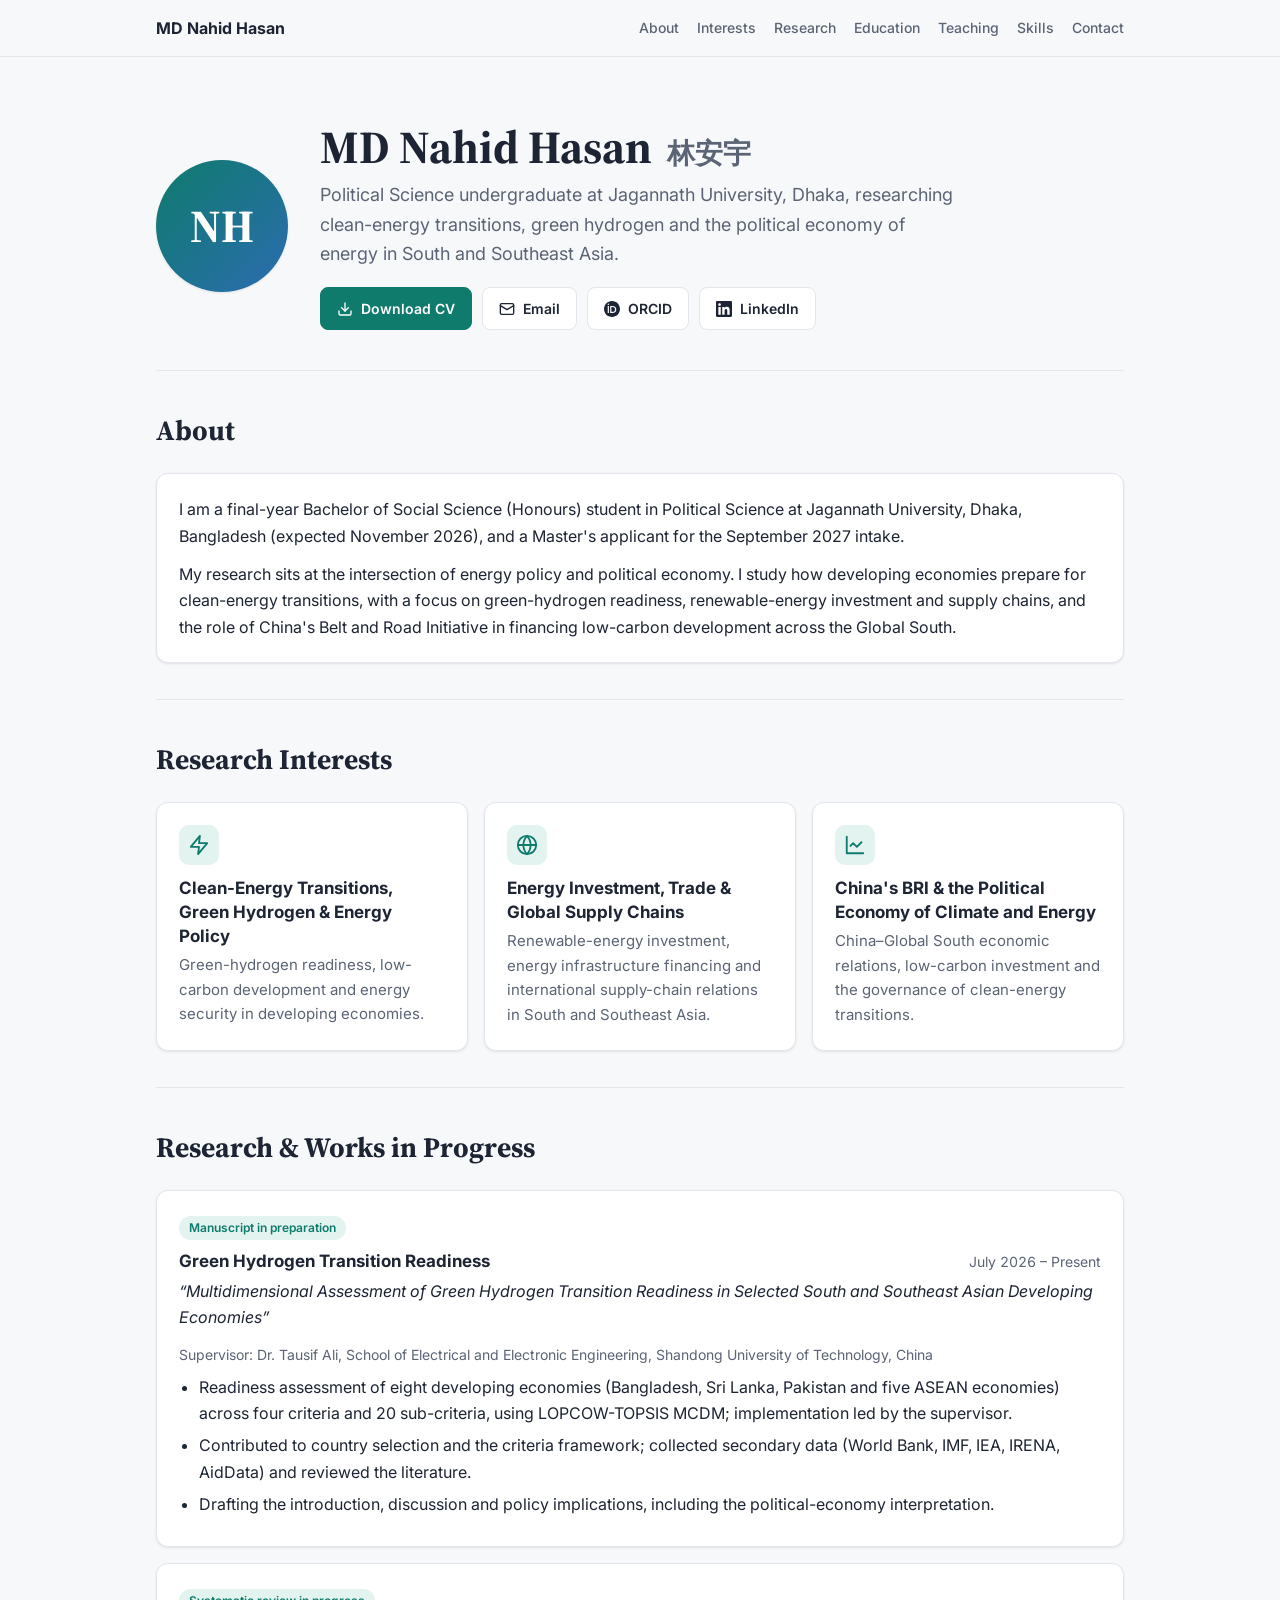
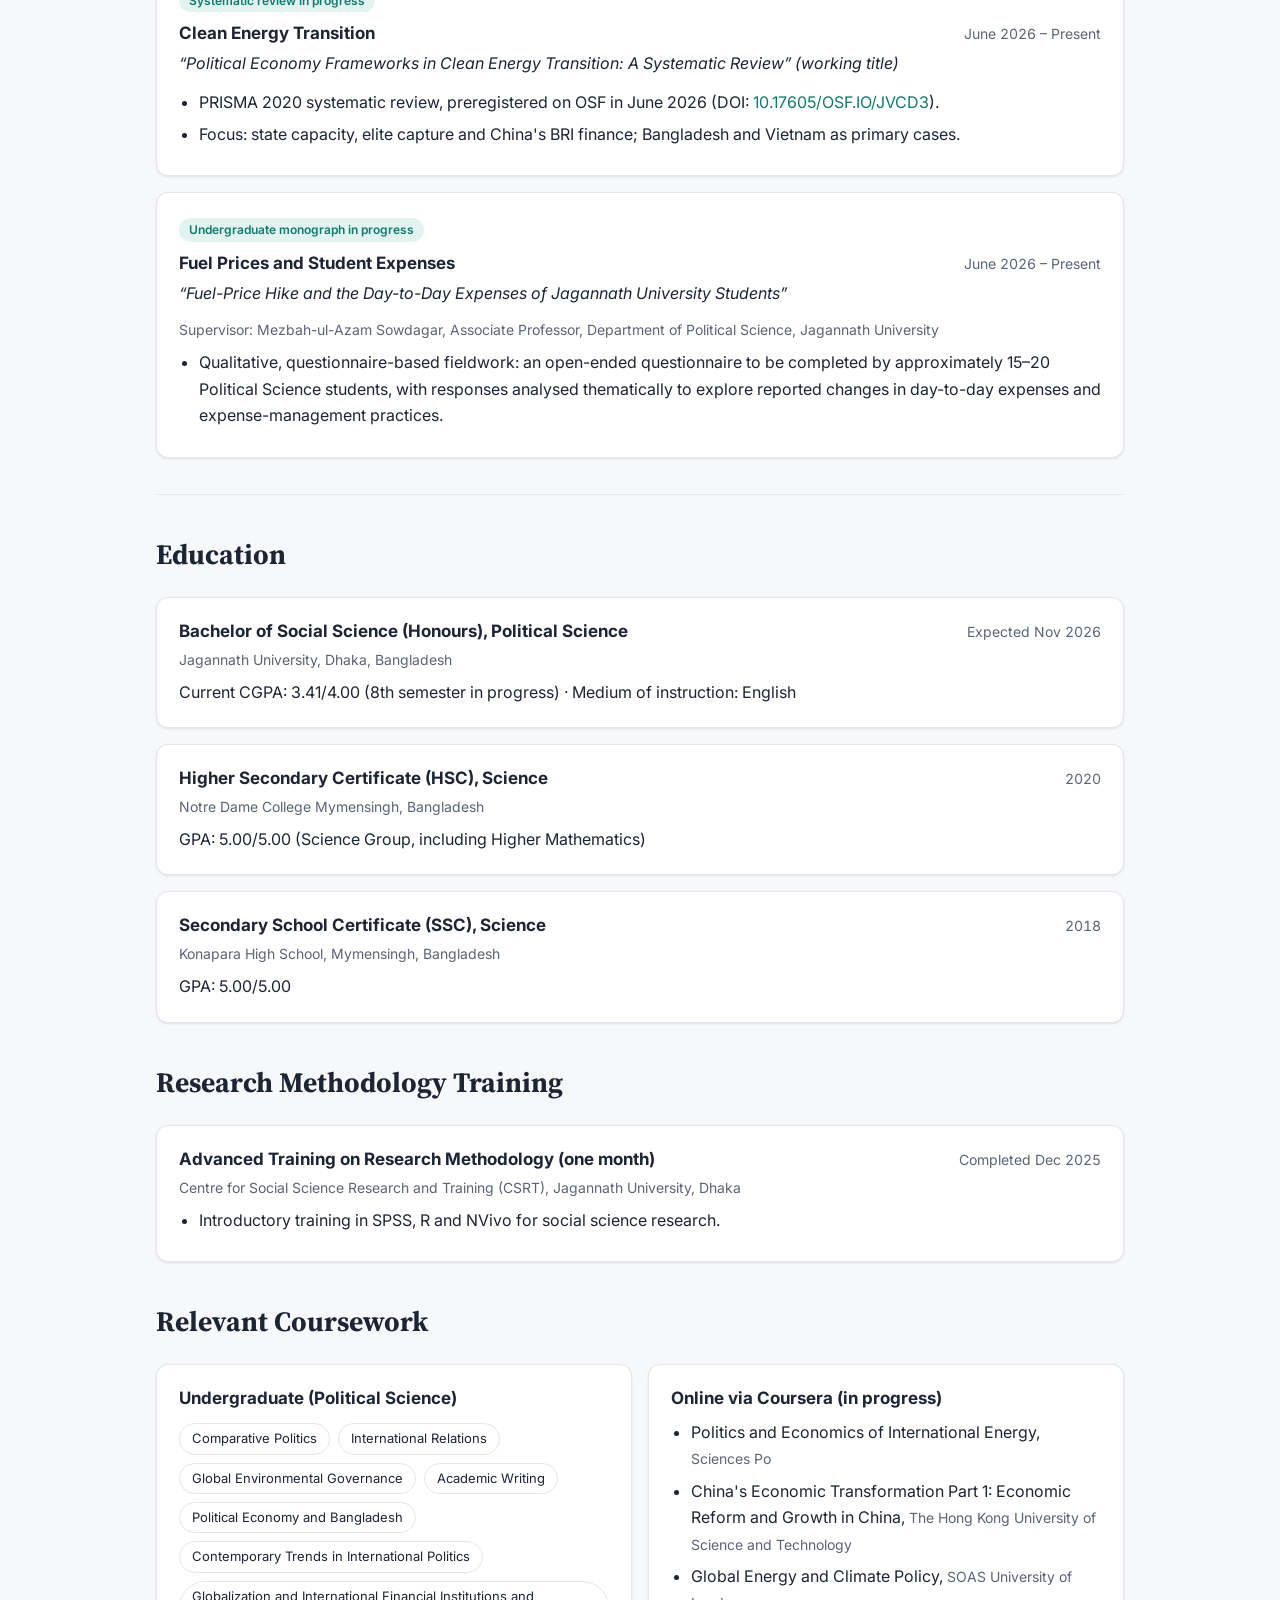
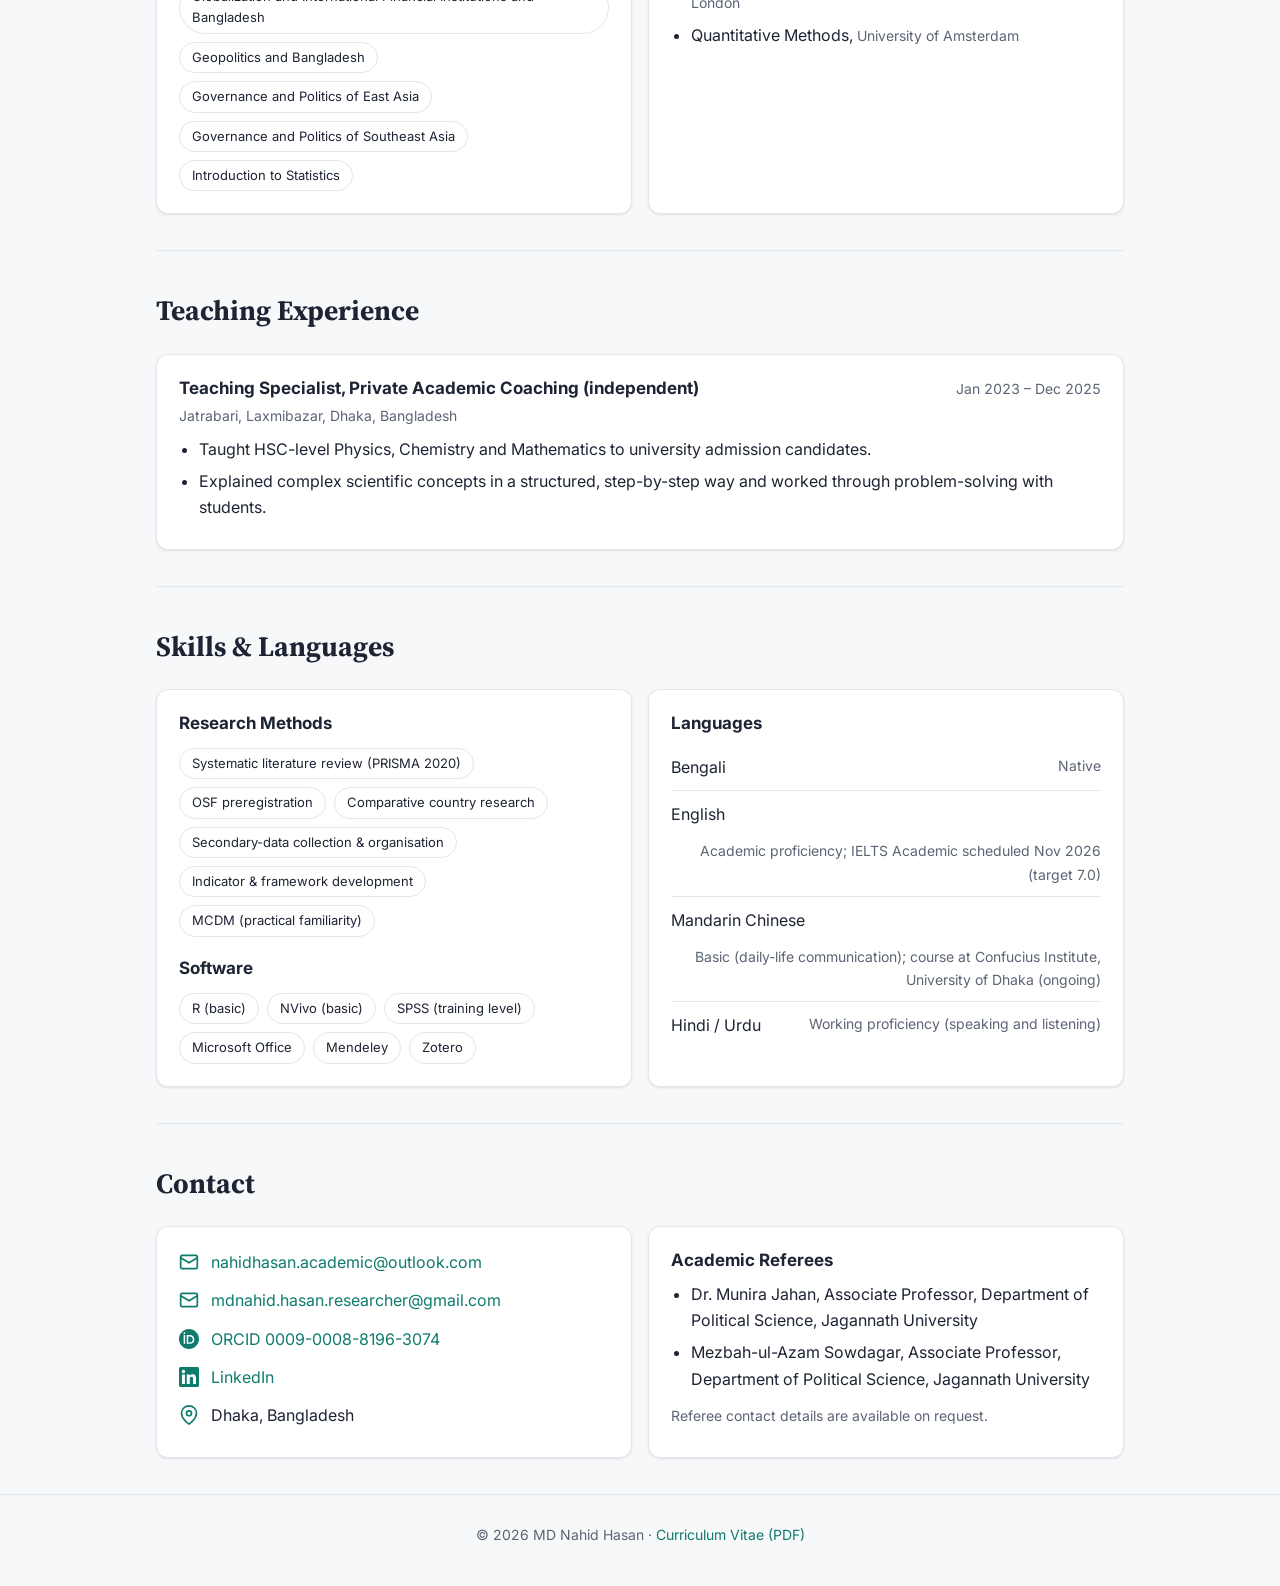
<file: index.html>
<!doctype html>
<html lang="en">
<head>
  <meta charset="utf-8">
  <meta name="viewport" content="width=device-width, initial-scale=1">
  <title>MD Nahid Hasan (林安宇) | Academic Portfolio</title>
  <meta name="description" content="Academic portfolio of MD Nahid Hasan: political science researcher working on clean-energy transitions, green hydrogen, energy policy and China's Belt and Road Initiative.">
  <meta name="author" content="MD Nahid Hasan">
  <meta property="og:title" content="MD Nahid Hasan | Academic Portfolio">
  <meta property="og:description" content="Clean-energy transitions, green hydrogen, energy policy and the political economy of climate and energy.">
  <meta property="og:type" content="website">
  <link rel="preconnect" href="https://fonts.googleapis.com">
  <link rel="preconnect" href="https://fonts.gstatic.com" crossorigin>
  <link href="https://fonts.googleapis.com/css2?family=Inter:wght@400;500;600;700&family=Source+Serif+4:wght@600;700&display=swap" rel="stylesheet">
  <style>
    :root {
      --bg: #f7f8fa;
      --surface: #ffffff;
      --text: #1d2433;
      --muted: #5b6475;
      --border: #e3e6ec;
      --accent: #0f7b6c;
      --accent-soft: #e3f3f0;
      --shadow: 0 1px 3px rgba(16, 24, 40, .06), 0 1px 2px rgba(16, 24, 40, .04);
    }
    @media (prefers-color-scheme: dark) {
      :root {
        --bg: #0f141b;
        --surface: #161d27;
        --text: #e6e9ef;
        --muted: #9aa3b2;
        --border: #263040;
        --accent: #4fc3ad;
        --accent-soft: #15302c;
        --shadow: none;
      }
    }
    * { box-sizing: border-box; }
    html { scroll-behavior: smooth; }
    body {
      margin: 0;
      font-family: "Inter", system-ui, -apple-system, "Segoe UI", Roboto, sans-serif;
      background: var(--bg);
      color: var(--text);
      line-height: 1.65;
      font-size: 16px;
    }
    a { color: var(--accent); text-decoration: none; }
    a:hover { text-decoration: underline; }

    /* Navigation */
    nav {
      position: sticky; top: 0; z-index: 10;
      background: color-mix(in srgb, var(--bg) 88%, transparent);
      backdrop-filter: blur(8px);
      border-bottom: 1px solid var(--border);
    }
    .nav-inner {
      max-width: 1000px; margin: 0 auto; padding: 0 16px;
      display: flex; align-items: center; justify-content: space-between; gap: 16px;
      height: 56px;
    }
    .brand { font-weight: 700; color: var(--text); white-space: nowrap; }
    .nav-links { display: flex; gap: 18px; overflow-x: auto; scrollbar-width: none; }
    .nav-links::-webkit-scrollbar { display: none; }
    .nav-links a { color: var(--muted); font-size: 14px; font-weight: 500; white-space: nowrap; }
    .nav-links a:hover { color: var(--accent); text-decoration: none; }

    .wrap { max-width: 1000px; margin: 0 auto; padding: 0 16px; }

    /* Hero */
    header.hero { padding: 64px 0 40px; }
    .hero-grid { display: grid; grid-template-columns: auto 1fr; gap: 32px; align-items: center; }
    .avatar {
      width: 132px; height: 132px; border-radius: 50%;
      background: linear-gradient(135deg, var(--accent), #2b6cb0);
      color: #fff; display: grid; place-items: center;
      font-family: "Source Serif 4", Georgia, serif; font-size: 46px; font-weight: 700;
      box-shadow: var(--shadow);
    }
    h1 {
      font-family: "Source Serif 4", Georgia, serif;
      font-size: clamp(32px, 5vw, 46px); line-height: 1.15; margin: 0 0 6px;
    }
    h1 .cn { font-weight: 600; color: var(--muted); font-size: .6em; margin-left: 6px; }
    .tagline { font-size: 18px; color: var(--muted); margin: 0 0 18px; max-width: 640px; }
    .buttons { display: flex; flex-wrap: wrap; gap: 10px; }
    .btn {
      display: inline-flex; align-items: center; gap: 8px;
      padding: 9px 16px; border-radius: 8px; font-size: 14px; font-weight: 600;
      border: 1px solid var(--border); background: var(--surface); color: var(--text);
    }
    .btn:hover { border-color: var(--accent); color: var(--accent); text-decoration: none; }
    .btn.primary { background: var(--accent); border-color: var(--accent); color: #fff; }
    .btn.primary:hover { filter: brightness(1.08); color: #fff; }
    .btn svg { width: 16px; height: 16px; flex: none; }

    /* Sections */
    section { padding: 36px 0; border-top: 1px solid var(--border); scroll-margin-top: 64px; }
    h2 {
      font-family: "Source Serif 4", Georgia, serif;
      font-size: 28px; margin: 0 0 20px;
    }
    h3 { font-size: 17px; margin: 0 0 4px; line-height: 1.4; }
    p { margin: 0 0 12px; }
    ul { margin: 8px 0 0; padding-left: 20px; }
    li { margin-bottom: 6px; }

    .card {
      background: var(--surface); border: 1px solid var(--border);
      border-radius: 12px; padding: 22px; box-shadow: var(--shadow);
    }
    .stack { display: grid; gap: 16px; }
    .grid-3 { display: grid; grid-template-columns: repeat(3, 1fr); gap: 16px; }
    .grid-2 { display: grid; grid-template-columns: repeat(2, 1fr); gap: 16px; }

    .meta { color: var(--muted); font-size: 14px; margin-bottom: 8px; }
    .row-head { display: flex; justify-content: space-between; gap: 12px; flex-wrap: wrap; align-items: baseline; }
    .date { color: var(--muted); font-size: 14px; white-space: nowrap; font-variant-numeric: tabular-nums; }
    .badge {
      display: inline-block; font-size: 12px; font-weight: 600;
      padding: 2px 10px; border-radius: 999px;
      background: var(--accent-soft); color: var(--accent); margin-bottom: 10px;
    }
    .interest .icon {
      width: 40px; height: 40px; border-radius: 10px; background: var(--accent-soft);
      color: var(--accent); display: grid; place-items: center; margin-bottom: 12px;
    }
    .interest .icon svg { width: 22px; height: 22px; }
    .interest p { color: var(--muted); font-size: 15px; margin: 0; }
    .work-title { font-style: italic; color: var(--text); }

    .tags { display: flex; flex-wrap: wrap; gap: 8px; margin-top: 4px; }
    .tag {
      font-size: 13px; padding: 4px 12px; border-radius: 999px;
      border: 1px solid var(--border); background: var(--surface); color: var(--text);
    }
    .lang-row { display: flex; justify-content: space-between; gap: 12px; padding: 10px 0; border-bottom: 1px solid var(--border); flex-wrap: wrap; }
    .lang-row:last-child { border-bottom: 0; }
    .lang-row span:last-child { color: var(--muted); font-size: 14px; text-align: right; }

    .contact-list { list-style: none; padding: 0; margin: 0; display: grid; gap: 12px; }
    .contact-list li { display: flex; gap: 12px; align-items: center; margin: 0; overflow-wrap: anywhere; }
    .contact-list svg { width: 20px; height: 20px; color: var(--accent); flex: none; }

    footer { padding: 28px 0 40px; color: var(--muted); font-size: 14px; border-top: 1px solid var(--border); text-align: center; }

    @media (max-width: 820px) {
      .grid-3 { grid-template-columns: 1fr; }
      .grid-2 { grid-template-columns: 1fr; }
    }
    @media (max-width: 600px) {
      header.hero { padding: 40px 0 28px; }
      .hero-grid { grid-template-columns: 1fr; gap: 20px; }
      .avatar { width: 96px; height: 96px; font-size: 34px; }
      .brand { display: none; }
      .card { padding: 18px; }
    }
  </style>
</head>
<body>

<nav aria-label="Main">
  <div class="nav-inner">
    <a class="brand" href="#top">MD Nahid Hasan</a>
    <div class="nav-links">
      <a href="#about">About</a>
      <a href="#interests">Interests</a>
      <a href="#research">Research</a>
      <a href="#education">Education</a>
      <a href="#teaching">Teaching</a>
      <a href="#skills">Skills</a>
      <a href="#contact">Contact</a>
    </div>
  </div>
</nav>

<main id="top">
  <header class="hero">
    <div class="wrap hero-grid">
      <div class="avatar" aria-hidden="true">NH</div>
      <div>
        <h1>MD Nahid Hasan <span class="cn" lang="zh">林安宇</span></h1>
        <p class="tagline">Political Science undergraduate at Jagannath University, Dhaka, researching clean-energy transitions, green hydrogen and the political economy of energy in South and Southeast Asia.</p>
        <div class="buttons">
          <a class="btn primary" href="MD_Nahid_Hasan_CV.pdf" target="_blank" rel="noopener">
            <svg viewBox="0 0 24 24" fill="none" stroke="currentColor" stroke-width="2" stroke-linecap="round" stroke-linejoin="round"><path d="M21 15v4a2 2 0 0 1-2 2H5a2 2 0 0 1-2-2v-4"/><polyline points="7 10 12 15 17 10"/><line x1="12" y1="15" x2="12" y2="3"/></svg>
            Download CV
          </a>
          <a class="btn" href="mailto:nahidhasan.academic@outlook.com">
            <svg viewBox="0 0 24 24" fill="none" stroke="currentColor" stroke-width="2" stroke-linecap="round" stroke-linejoin="round"><rect x="2" y="4" width="20" height="16" rx="2"/><path d="m22 7-10 6L2 7"/></svg>
            Email
          </a>
          <a class="btn" href="https://orcid.org/0009-0008-8196-3074" target="_blank" rel="noopener">
            <svg viewBox="0 0 24 24" fill="currentColor"><path d="M12 0C5.37 0 0 5.37 0 12s5.37 12 12 12 12-5.37 12-12S18.63 0 12 0zM7.37 17.82H5.6V7.32h1.77v10.5zM6.48 6.1a1.15 1.15 0 1 1 0-2.3 1.15 1.15 0 0 1 0 2.3zm11.95 6.47c0 3.03-2.13 5.25-5.6 5.25H9.27V7.32h3.6c3.42 0 5.56 2.22 5.56 5.25zm-1.83 0c0-2.2-1.4-3.66-3.82-3.66h-1.74v7.32h1.74c2.4 0 3.82-1.48 3.82-3.66z"/></svg>
            ORCID
          </a>
          <a class="btn" href="https://www.linkedin.com/in/nahid-hasan-%E6%9E%97%E5%AE%89%E5%AE%87-74589a313" target="_blank" rel="noopener">
            <svg viewBox="0 0 24 24" fill="currentColor"><path d="M20.45 20.45h-3.56v-5.57c0-1.33-.02-3.04-1.85-3.04-1.85 0-2.14 1.45-2.14 2.94v5.67H9.34V9h3.42v1.56h.05c.48-.9 1.64-1.85 3.37-1.85 3.6 0 4.27 2.37 4.27 5.46v6.28zM5.34 7.43a2.06 2.06 0 1 1 0-4.13 2.06 2.06 0 0 1 0 4.13zM7.12 20.45H3.56V9h3.56v11.45zM22.22 0H1.77C.79 0 0 .77 0 1.73v20.54C0 23.23.79 24 1.77 24h20.45c.98 0 1.78-.77 1.78-1.73V1.73C24 .77 23.2 0 22.22 0z"/></svg>
            LinkedIn
          </a>
        </div>
      </div>
    </div>
  </header>

  <div class="wrap">

    <section id="about">
      <h2>About</h2>
      <div class="card">
        <p>I am a final-year Bachelor of Social Science (Honours) student in Political Science at Jagannath University, Dhaka, Bangladesh (expected November 2026), and a Master's applicant for the September 2027 intake.</p>
        <p style="margin:0">My research sits at the intersection of energy policy and political economy. I study how developing economies prepare for clean-energy transitions, with a focus on green-hydrogen readiness, renewable-energy investment and supply chains, and the role of China's Belt and Road Initiative in financing low-carbon development across the Global South.</p>
      </div>
    </section>

    <section id="interests">
      <h2>Research Interests</h2>
      <div class="grid-3">
        <div class="card interest">
          <div class="icon"><svg viewBox="0 0 24 24" fill="none" stroke="currentColor" stroke-width="2" stroke-linecap="round" stroke-linejoin="round"><path d="M13 2 3 14h9l-1 8 10-12h-9l1-8z"/></svg></div>
          <h3>Clean-Energy Transitions, Green Hydrogen &amp; Energy Policy</h3>
          <p>Green-hydrogen readiness, low-carbon development and energy security in developing economies.</p>
        </div>
        <div class="card interest">
          <div class="icon"><svg viewBox="0 0 24 24" fill="none" stroke="currentColor" stroke-width="2" stroke-linecap="round" stroke-linejoin="round"><circle cx="12" cy="12" r="10"/><path d="M2 12h20"/><path d="M12 2a15.3 15.3 0 0 1 4 10 15.3 15.3 0 0 1-4 10 15.3 15.3 0 0 1-4-10 15.3 15.3 0 0 1 4-10z"/></svg></div>
          <h3>Energy Investment, Trade &amp; Global Supply Chains</h3>
          <p>Renewable-energy investment, energy infrastructure financing and international supply-chain relations in South and Southeast Asia.</p>
        </div>
        <div class="card interest">
          <div class="icon"><svg viewBox="0 0 24 24" fill="none" stroke="currentColor" stroke-width="2" stroke-linecap="round" stroke-linejoin="round"><path d="M3 3v18h18"/><path d="m19 9-5 5-4-4-3 3"/></svg></div>
          <h3>China's BRI &amp; the Political Economy of Climate and Energy</h3>
          <p>China–Global South economic relations, low-carbon investment and the governance of clean-energy transitions.</p>
        </div>
      </div>
    </section>

    <section id="research">
      <h2>Research &amp; Works in Progress</h2>
      <div class="stack">
        <article class="card">
          <span class="badge">Manuscript in preparation</span>
          <div class="row-head">
            <h3>Green Hydrogen Transition Readiness</h3>
            <span class="date">July 2026 – Present</span>
          </div>
          <p class="work-title">“Multidimensional Assessment of Green Hydrogen Transition Readiness in Selected South and Southeast Asian Developing Economies”</p>
          <p class="meta">Supervisor: Dr. Tausif Ali, School of Electrical and Electronic Engineering, Shandong University of Technology, China</p>
          <ul>
            <li>Readiness assessment of eight developing economies (Bangladesh, Sri Lanka, Pakistan and five ASEAN economies) across four criteria and 20 sub-criteria, using LOPCOW-TOPSIS MCDM; implementation led by the supervisor.</li>
            <li>Contributed to country selection and the criteria framework; collected secondary data (World Bank, IMF, IEA, IRENA, AidData) and reviewed the literature.</li>
            <li>Drafting the introduction, discussion and policy implications, including the political-economy interpretation.</li>
          </ul>
        </article>

        <article class="card">
          <span class="badge">Systematic review in progress</span>
          <div class="row-head">
            <h3>Clean Energy Transition</h3>
            <span class="date">June 2026 – Present</span>
          </div>
          <p class="work-title">“Political Economy Frameworks in Clean Energy Transition: A Systematic Review” (working title)</p>
          <ul>
            <li>PRISMA 2020 systematic review, preregistered on OSF in June 2026 (DOI: <a href="https://doi.org/10.17605/OSF.IO/JVCD3" target="_blank" rel="noopener">10.17605/OSF.IO/JVCD3</a>).</li>
            <li>Focus: state capacity, elite capture and China's BRI finance; Bangladesh and Vietnam as primary cases.</li>
          </ul>
        </article>

        <article class="card">
          <span class="badge">Undergraduate monograph in progress</span>
          <div class="row-head">
            <h3>Fuel Prices and Student Expenses</h3>
            <span class="date">June 2026 – Present</span>
          </div>
          <p class="work-title">“Fuel-Price Hike and the Day-to-Day Expenses of Jagannath University Students”</p>
          <p class="meta">Supervisor: Mezbah-ul-Azam Sowdagar, Associate Professor, Department of Political Science, Jagannath University</p>
          <ul>
            <li>Qualitative, questionnaire-based fieldwork: an open-ended questionnaire to be completed by approximately 15–20 Political Science students, with responses analysed thematically to explore reported changes in day-to-day expenses and expense-management practices.</li>
          </ul>
        </article>
      </div>
    </section>

    <section id="education">
      <h2>Education</h2>
      <div class="stack">
        <div class="card">
          <div class="row-head">
            <h3>Bachelor of Social Science (Honours), Political Science</h3>
            <span class="date">Expected Nov 2026</span>
          </div>
          <p class="meta">Jagannath University, Dhaka, Bangladesh</p>
          <p style="margin:0">Current CGPA: 3.41/4.00 (8th semester in progress) · Medium of instruction: English</p>
        </div>
        <div class="card">
          <div class="row-head">
            <h3>Higher Secondary Certificate (HSC), Science</h3>
            <span class="date">2020</span>
          </div>
          <p class="meta">Notre Dame College Mymensingh, Bangladesh</p>
          <p style="margin:0">GPA: 5.00/5.00 (Science Group, including Higher Mathematics)</p>
        </div>
        <div class="card">
          <div class="row-head">
            <h3>Secondary School Certificate (SSC), Science</h3>
            <span class="date">2018</span>
          </div>
          <p class="meta">Konapara High School, Mymensingh, Bangladesh</p>
          <p style="margin:0">GPA: 5.00/5.00</p>
        </div>
      </div>

      <h2 style="margin-top:36px">Research Methodology Training</h2>
      <div class="card">
        <div class="row-head">
          <h3>Advanced Training on Research Methodology (one month)</h3>
          <span class="date">Completed Dec 2025</span>
        </div>
        <p class="meta">Centre for Social Science Research and Training (CSRT), Jagannath University, Dhaka</p>
        <ul><li>Introductory training in SPSS, R and NVivo for social science research.</li></ul>
      </div>

      <h2 style="margin-top:36px">Relevant Coursework</h2>
      <div class="grid-2">
        <div class="card">
          <h3>Undergraduate (Political Science)</h3>
          <div class="tags" style="margin-top:12px">
            <span class="tag">Comparative Politics</span>
            <span class="tag">International Relations</span>
            <span class="tag">Global Environmental Governance</span>
            <span class="tag">Academic Writing</span>
            <span class="tag">Political Economy and Bangladesh</span>
            <span class="tag">Contemporary Trends in International Politics</span>
            <span class="tag">Globalization and International Financial Institutions and Bangladesh</span>
            <span class="tag">Geopolitics and Bangladesh</span>
            <span class="tag">Governance and Politics of East Asia</span>
            <span class="tag">Governance and Politics of Southeast Asia</span>
            <span class="tag">Introduction to Statistics</span>
          </div>
        </div>
        <div class="card">
          <h3>Online via Coursera (in progress)</h3>
          <ul>
            <li>Politics and Economics of International Energy, <span class="meta">Sciences Po</span></li>
            <li>China's Economic Transformation Part 1: Economic Reform and Growth in China, <span class="meta">The Hong Kong University of Science and Technology</span></li>
            <li>Global Energy and Climate Policy, <span class="meta">SOAS University of London</span></li>
            <li>Quantitative Methods, <span class="meta">University of Amsterdam</span></li>
          </ul>
        </div>
      </div>
    </section>

    <section id="teaching">
      <h2>Teaching Experience</h2>
      <div class="card">
        <div class="row-head">
          <h3>Teaching Specialist, Private Academic Coaching (independent)</h3>
          <span class="date">Jan 2023 – Dec 2025</span>
        </div>
        <p class="meta">Jatrabari, Laxmibazar, Dhaka, Bangladesh</p>
        <ul>
          <li>Taught HSC-level Physics, Chemistry and Mathematics to university admission candidates.</li>
          <li>Explained complex scientific concepts in a structured, step-by-step way and worked through problem-solving with students.</li>
        </ul>
      </div>
    </section>

    <section id="skills">
      <h2>Skills &amp; Languages</h2>
      <div class="grid-2">
        <div class="card">
          <h3>Research Methods</h3>
          <div class="tags" style="margin:12px 0 20px">
            <span class="tag">Systematic literature review (PRISMA 2020)</span>
            <span class="tag">OSF preregistration</span>
            <span class="tag">Comparative country research</span>
            <span class="tag">Secondary-data collection &amp; organisation</span>
            <span class="tag">Indicator &amp; framework development</span>
            <span class="tag">MCDM (practical familiarity)</span>
          </div>
          <h3>Software</h3>
          <div class="tags" style="margin-top:12px">
            <span class="tag">R (basic)</span>
            <span class="tag">NVivo (basic)</span>
            <span class="tag">SPSS (training level)</span>
            <span class="tag">Microsoft Office</span>
            <span class="tag">Mendeley</span>
            <span class="tag">Zotero</span>
          </div>
        </div>
        <div class="card">
          <h3>Languages</h3>
          <div style="margin-top:8px">
            <div class="lang-row"><span>Bengali</span><span>Native</span></div>
            <div class="lang-row"><span>English</span><span>Academic proficiency; IELTS Academic scheduled Nov 2026 (target 7.0)</span></div>
            <div class="lang-row"><span>Mandarin Chinese</span><span>Basic (daily-life communication); course at Confucius Institute, University of Dhaka (ongoing)</span></div>
            <div class="lang-row"><span>Hindi / Urdu</span><span>Working proficiency (speaking and listening)</span></div>
          </div>
        </div>
      </div>
    </section>

    <section id="contact">
      <h2>Contact</h2>
      <div class="grid-2">
        <div class="card">
          <ul class="contact-list">
            <li>
              <svg viewBox="0 0 24 24" fill="none" stroke="currentColor" stroke-width="2" stroke-linecap="round" stroke-linejoin="round"><rect x="2" y="4" width="20" height="16" rx="2"/><path d="m22 7-10 6L2 7"/></svg>
              <a href="mailto:nahidhasan.academic@outlook.com">nahidhasan.academic@outlook.com</a>
            </li>
            <li>
              <svg viewBox="0 0 24 24" fill="none" stroke="currentColor" stroke-width="2" stroke-linecap="round" stroke-linejoin="round"><rect x="2" y="4" width="20" height="16" rx="2"/><path d="m22 7-10 6L2 7"/></svg>
              <a href="mailto:mdnahid.hasan.researcher@gmail.com">mdnahid.hasan.researcher@gmail.com</a>
            </li>
            <li>
              <svg viewBox="0 0 24 24" fill="currentColor"><path d="M12 0C5.37 0 0 5.37 0 12s5.37 12 12 12 12-5.37 12-12S18.63 0 12 0zM7.37 17.82H5.6V7.32h1.77v10.5zM6.48 6.1a1.15 1.15 0 1 1 0-2.3 1.15 1.15 0 0 1 0 2.3zm11.95 6.47c0 3.03-2.13 5.25-5.6 5.25H9.27V7.32h3.6c3.42 0 5.56 2.22 5.56 5.25zm-1.83 0c0-2.2-1.4-3.66-3.82-3.66h-1.74v7.32h1.74c2.4 0 3.82-1.48 3.82-3.66z"/></svg>
              <a href="https://orcid.org/0009-0008-8196-3074" target="_blank" rel="noopener">ORCID 0009-0008-8196-3074</a>
            </li>
            <li>
              <svg viewBox="0 0 24 24" fill="currentColor"><path d="M20.45 20.45h-3.56v-5.57c0-1.33-.02-3.04-1.85-3.04-1.85 0-2.14 1.45-2.14 2.94v5.67H9.34V9h3.42v1.56h.05c.48-.9 1.64-1.85 3.37-1.85 3.6 0 4.27 2.37 4.27 5.46v6.28zM5.34 7.43a2.06 2.06 0 1 1 0-4.13 2.06 2.06 0 0 1 0 4.13zM7.12 20.45H3.56V9h3.56v11.45zM22.22 0H1.77C.79 0 0 .77 0 1.73v20.54C0 23.23.79 24 1.77 24h20.45c.98 0 1.78-.77 1.78-1.73V1.73C24 .77 23.2 0 22.22 0z"/></svg>
              <a href="https://www.linkedin.com/in/nahid-hasan-%E6%9E%97%E5%AE%89%E5%AE%87-74589a313" target="_blank" rel="noopener">LinkedIn</a>
            </li>
            <li>
              <svg viewBox="0 0 24 24" fill="none" stroke="currentColor" stroke-width="2" stroke-linecap="round" stroke-linejoin="round"><path d="M21 10c0 7-9 13-9 13s-9-6-9-13a9 9 0 0 1 18 0z"/><circle cx="12" cy="10" r="3"/></svg>
              <span>Dhaka, Bangladesh</span>
            </li>
          </ul>
        </div>
        <div class="card">
          <h3>Academic Referees</h3>
          <ul>
            <li>Dr. Munira Jahan, Associate Professor, Department of Political Science, Jagannath University</li>
            <li>Mezbah-ul-Azam Sowdagar, Associate Professor, Department of Political Science, Jagannath University</li>
          </ul>
          <p class="meta" style="margin-top:12px">Referee contact details are available on request.</p>
        </div>
      </div>
    </section>

  </div>
</main>

<footer>
  <div class="wrap">© <span id="year">2026</span> MD Nahid Hasan · <a href="MD_Nahid_Hasan_CV.pdf" target="_blank" rel="noopener">Curriculum Vitae (PDF)</a></div>
</footer>

<script>document.getElementById('year').textContent = new Date().getFullYear();</script>
</body>
</html>
</file>
